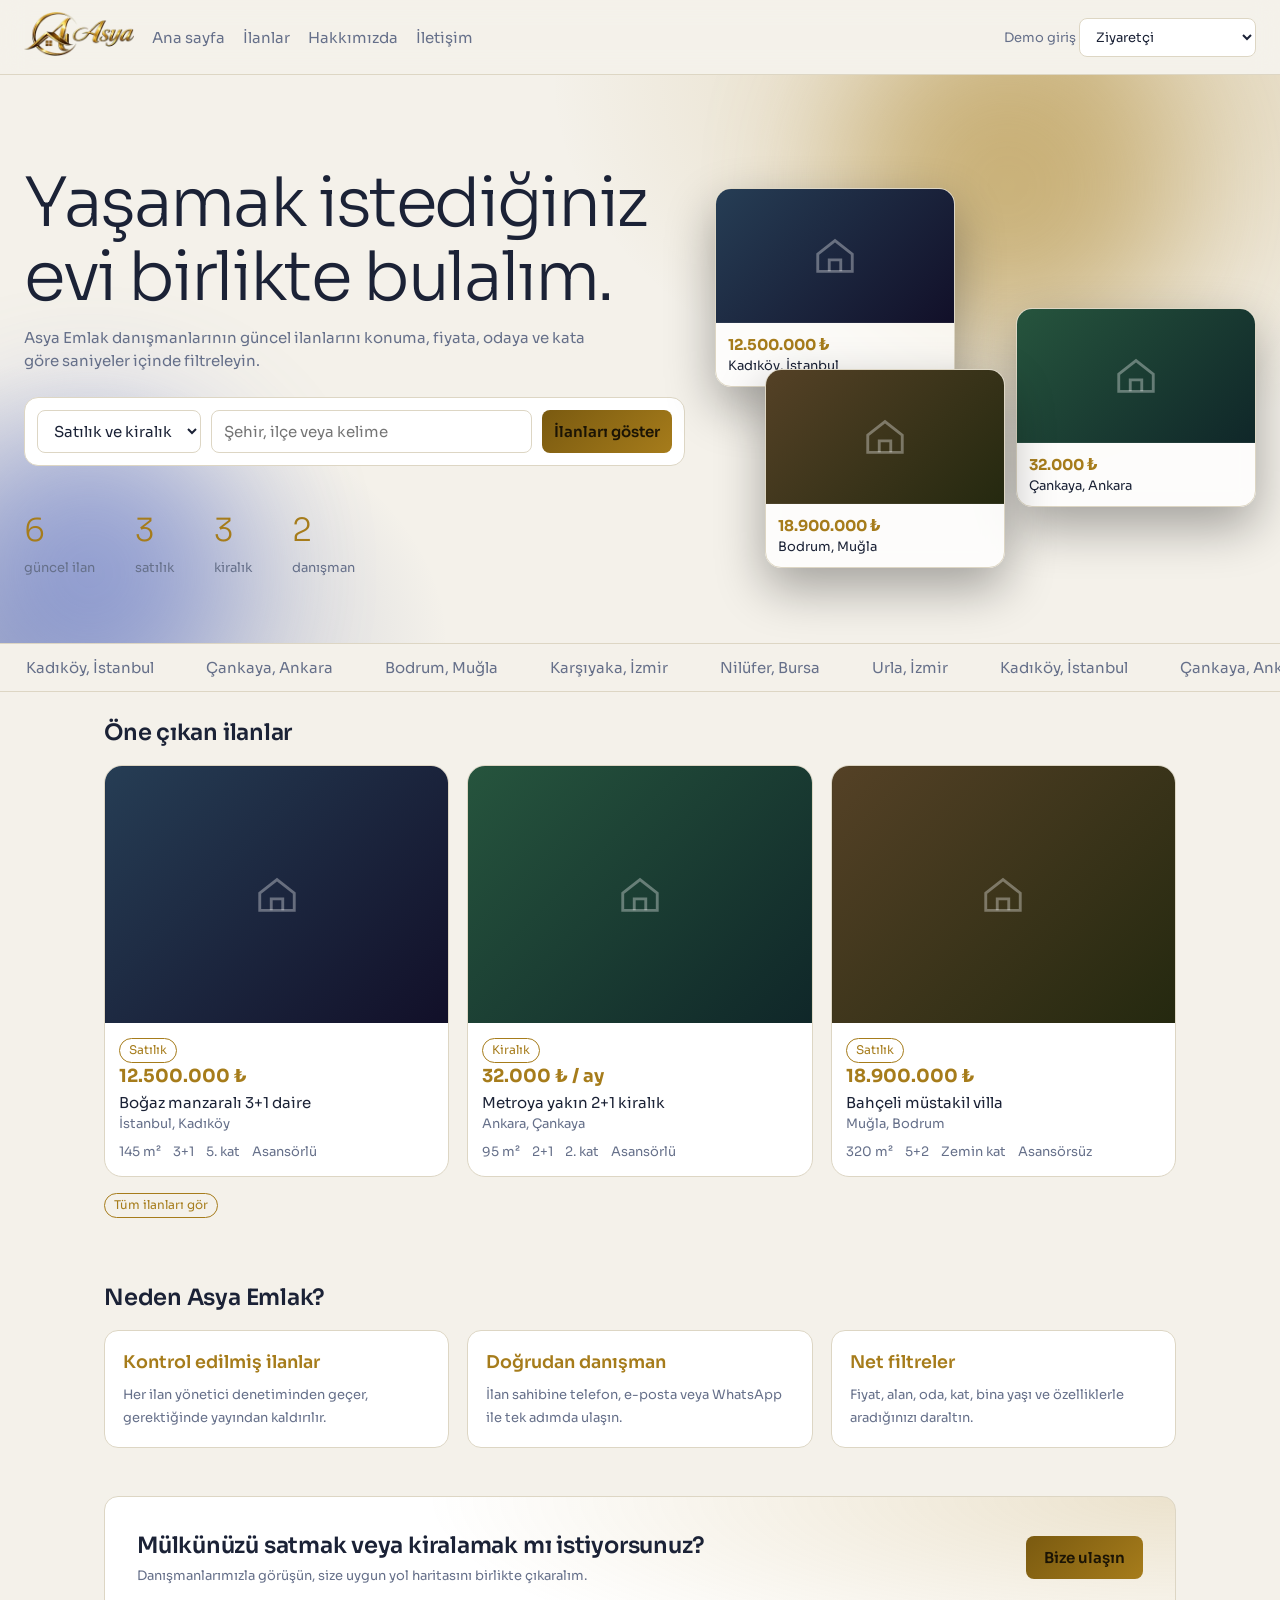
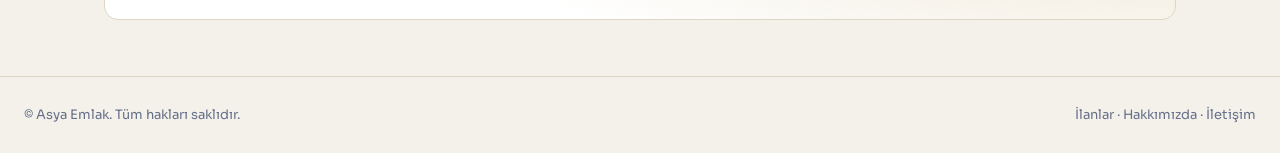
<file: index.html>
<!DOCTYPE html>
<html lang="tr"><head><meta charset="utf-8">
<meta name="viewport" content="width=device-width, initial-scale=1, viewport-fit=cover">
<title>Asya Emlak</title>
<link rel="stylesheet" href="https://fonts.googleapis.com/css2?family=Sora:wght@300;400;600;700&display=swap">
<style>
:root{box-sizing:border-box;padding-top:env(safe-area-inset-top,0px);padding-bottom:env(safe-area-inset-bottom,0px);--bg:#0a0f1c;--pn:#121a2e;--ln:#26324f;--tx:#e9edf5;--mu:#8d98b3;--au:#d9b45a;--au2:#f3dc9a;color-scheme:dark}
@media (prefers-color-scheme:light){:root:not([data-theme="dark"]){--bg:#f4f1ea;--pn:#fff;--ln:#ddd6c4;--tx:#1b2236;--mu:#66708a;--au:#a67c1b;--au2:#7a5a10;color-scheme:light}}
:root[data-theme="dark"]{--bg:#0a0f1c}
*{box-sizing:inherit}html{scroll-padding-top:env(safe-area-inset-top,0px)}
body{margin:0;background:var(--bg);color:var(--tx);font:400 15px/1.55 Sora,system-ui,sans-serif}
a{color:inherit;text-decoration:none}
nav{display:flex;gap:18px;align-items:center;padding:12px 24px;border-bottom:1px solid var(--ln);flex-wrap:wrap;position:sticky;top:env(safe-area-inset-top,0px);background:var(--bg);z-index:5}
nav img{height:44px}nav .sp{flex:1}nav a.l{color:var(--mu)}nav a.l:hover,nav a.on{color:var(--au)}
select,input,textarea,button{font:inherit;color:var(--tx);background:var(--pn);border:1px solid var(--ln);border-radius:8px;padding:9px 12px}
textarea{width:100%;min-height:90px}
button{cursor:pointer}button.pr{background:linear-gradient(135deg,var(--au2),var(--au));color:#1b1405;border:0;font-weight:600}
button.dg{color:#ff8b8b}:focus-visible{outline:2px solid var(--au);outline-offset:2px}
.w{max-width:1120px;margin:0 auto;padding:24px}
.hero{padding:56px 24px 40px;background:linear-gradient(var(--bg),transparent 40%),repeating-linear-gradient(0deg,transparent 0 39px,var(--ln) 39px 40px),repeating-linear-gradient(90deg,transparent 0 39px,var(--ln) 39px 40px);border-bottom:1px solid var(--ln)}
.hero h1{font-size:clamp(30px,5vw,54px);line-height:1.08;margin:0 0 12px;font-weight:700;max-width:14em;letter-spacing:-.02em}
.hero p{color:var(--mu);max-width:38em;margin:0 0 24px}
.sr{display:flex;gap:10px;flex-wrap:wrap;background:var(--pn);border:1px solid var(--ln);padding:12px;border-radius:14px;max-width:760px}
.sr input{flex:1;min-width:140px}
.grid{display:grid;grid-template-columns:repeat(auto-fill,minmax(260px,1fr));gap:18px}
.cd{background:var(--pn);border:1px solid var(--ln);border-radius:14px;overflow:hidden;display:block}
.cd:hover{border-color:var(--au)}.cd .b{padding:14px}
.ph{aspect-ratio:4/3;background:linear-gradient(135deg,hsl(var(--h) 38% 24%),hsl(calc(var(--h) + 35) 45% 11%));background-size:cover;background-position:center;display:grid;place-items:center;color:#ffffff55}
.ph svg{width:46px;height:46px}
.pc{font-weight:700;color:var(--au);font-size:18px}.mu{color:var(--mu);font-size:13px}
.tg{display:inline-block;font-size:12px;padding:2px 9px;border:1px solid var(--au);color:var(--au);border-radius:99px}
.sp2{display:flex;gap:12px;flex-wrap:wrap;margin-top:8px;color:var(--mu);font-size:13px}
.dt{display:grid;grid-template-columns:1.5fr 1fr;gap:24px}@media(max-width:800px){.dt{grid-template-columns:1fr}}
.th{display:flex;gap:8px;margin-top:8px}.th .ph{width:84px;border-radius:8px;cursor:pointer;border:2px solid transparent}.th .ph.a{border-color:var(--au)}
.pn{background:var(--pn);border:1px solid var(--ln);border-radius:14px;padding:18px}
table{width:100%;border-collapse:collapse}td,th{padding:9px 6px;border-bottom:1px solid var(--ln);text-align:left;font-size:14px}
.tw{overflow-x:auto}.fm{display:grid;grid-template-columns:repeat(auto-fit,minmax(180px,1fr));gap:12px;margin-top:12px}.fm label{display:grid;gap:4px;font-size:13px;color:var(--mu)}
.tb{display:flex;gap:8px;margin-bottom:16px}.tb button.on{border-color:var(--au);color:var(--au)}
.ok{position:fixed;bottom:calc(20px + env(safe-area-inset-bottom,0px));left:50%;transform:translateX(-50%);background:var(--au);color:#1b1405;padding:10px 18px;border-radius:99px;font-weight:600}
h2{margin:0 0 14px;font-weight:600;letter-spacing:-.01em}
nav{backdrop-filter:blur(14px);background:color-mix(in srgb,var(--bg) 72%,transparent)}
.hero{position:relative;padding:92px 24px 64px;background:radial-gradient(60% 90% at 85% 0%,color-mix(in srgb,var(--au) 26%,transparent),transparent 70%),radial-gradient(50% 70% at 0% 100%,#3b4f9055,transparent 70%),var(--bg)}
.hero h1{font-size:clamp(34px,6vw,68px);font-weight:300;letter-spacing:-.035em;max-width:13em}
.st{display:flex;gap:40px;margin-top:40px;flex-wrap:wrap}.st b{display:block;font-size:32px;font-weight:300;color:var(--au)}
.cd{border-radius:18px;transition:transform .2s,border-color .2s}.cd:hover{transform:translateY(-3px)}
.ly{display:grid;grid-template-columns:1fr 290px;gap:22px}.fp{position:sticky;top:88px;align-self:start}.fp .fm{margin:0}.fp .fm>*{grid-column:1/-1}
@media(max-width:860px){.ly{grid-template-columns:1fr}.fp{order:-1;position:static}}
.tp{display:flex;justify-content:space-between;align-items:center;margin-bottom:14px}
.rg{display:grid;grid-template-columns:1fr 1fr;gap:8px}.ck{display:flex;gap:8px;flex-wrap:wrap}.ck label{display:flex;flex-direction:row;gap:6px;align-items:center;padding:6px 10px;border:1px solid var(--ln);border-radius:8px;color:var(--tx);cursor:pointer}.ck input{width:auto;padding:0}
.ft{display:grid;grid-template-columns:repeat(auto-fit,minmax(240px,1fr));gap:18px}.ft h3{margin:0 0 6px;color:var(--au);font-weight:600}
.cta{display:flex;justify-content:space-between;align-items:center;gap:16px;flex-wrap:wrap;padding:32px;background:radial-gradient(70% 160% at 100% 0%,color-mix(in srgb,var(--au) 22%,transparent),transparent),var(--pn)}
.cg{display:grid;grid-template-columns:1fr 1.5fr;gap:22px}@media(max-width:800px){.cg{grid-template-columns:1fr}}.mp{width:100%;height:360px;border:0;border-radius:14px;background:var(--pn)}
footer{border-top:1px solid var(--ln);padding:28px 24px;color:var(--mu);font-size:13px;display:flex;gap:20px;flex-wrap:wrap;justify-content:space-between;margin-top:32px}footer a:hover{color:var(--au)}
.fm>*,.fm label{min-width:0}input,select{width:100%;min-width:0}nav select,.sr input,.sr select{width:auto}
.fp h4{margin:16px 0 6px;font-size:13px;color:var(--mu);font-weight:600}.ck label{position:relative}.ck input{position:absolute;opacity:0;pointer-events:none}.ck label:has(input:checked){border-color:var(--au);color:var(--au);background:color-mix(in srgb,var(--au) 12%,transparent)}.ck label:has(input:focus-visible){outline:2px solid var(--au)}
@keyframes fl{50%{transform:translateY(-14px)}}@keyframes dr{50%{transform:translate(30px,-20px) scale(1.15)}}@keyframes mq{to{transform:translateX(-50%)}}
.hero{overflow:hidden}.ob{position:absolute;border-radius:50%;filter:blur(70px);opacity:.45;animation:dr 14s ease-in-out infinite;pointer-events:none}.o1{width:340px;height:340px;background:var(--au);right:8%;top:-60px}.o2{width:300px;height:300px;background:#4a63c9;left:-60px;bottom:-80px;animation-delay:-6s}
.hg{position:relative;z-index:1;display:grid;grid-template-columns:1.1fr .9fr;gap:30px;align-items:center}@media(max-width:860px){.hg{grid-template-columns:1fr}.vis{display:none}}
.vis{position:relative;height:390px}.vc{position:absolute;width:240px;background:color-mix(in srgb,var(--pn) 80%,transparent);backdrop-filter:blur(10px);border:1px solid var(--ln);border-radius:16px;overflow:hidden;animation:fl 6s ease-in-out infinite;box-shadow:0 20px 50px #0005}.vc .b{padding:10px 12px;font-size:13px}.vc .ph{aspect-ratio:16/9}.v1{left:0;top:10px}.v2{right:0;top:130px;animation-delay:-2s}.v3{left:50px;bottom:0;animation-delay:-4s}
.mq{overflow:hidden;border-bottom:1px solid var(--ln);color:var(--mu);padding:12px 0;white-space:nowrap}.mq div{display:inline-block;animation:mq 32s linear infinite}.mq span{margin:0 26px}
.rv{opacity:0;transform:translateY(20px);transition:opacity .7s,transform .7s}.rv.in{opacity:1;transform:none}.cd .ph{transition:transform .5s}.cd:hover .ph{transform:scale(1.06)}
.wz{max-width:560px;margin:0 auto;padding:16px 16px 120px}.pg{height:4px;background:var(--ln);border-radius:4px;overflow:hidden;margin:8px 0 4px}.pg i{display:block;height:100%;background:linear-gradient(90deg,var(--au2),var(--au));transition:width .35s}
.sh{display:flex;justify-content:space-between;align-items:center;font-size:13px;color:var(--mu)}.wz h2{font-size:24px;margin:20px 0 4px}
.chips{display:flex;flex-wrap:wrap;gap:8px}.chip{padding:10px 15px;border-radius:99px;border:1px solid var(--ln);background:var(--pn);font-size:15px}.chip.on{border-color:var(--au);color:var(--au);background:color-mix(in srgb,var(--au) 14%,var(--pn));font-weight:600}
.pb{display:grid;grid-template-columns:1fr 1fr;gap:10px;margin-top:16px}.pb label{position:relative;display:grid;place-items:center;gap:8px;padding:26px 10px;border:1.5px dashed var(--ln);border-radius:16px;background:var(--pn);cursor:pointer;font-weight:600;text-align:center}.pb label:active{border-color:var(--au)}.pb svg{width:34px;height:34px;color:var(--au)}.pb input{position:absolute;opacity:0;width:1px;height:1px}
.tgrid{display:grid;grid-template-columns:repeat(3,1fr);gap:8px;margin-top:14px}.tgrid .t{position:relative;aspect-ratio:1;border-radius:12px;overflow:hidden;background-size:cover;background-position:center;background-color:var(--pn)}.tgrid .t b{position:absolute;left:6px;top:6px;font-size:11px;background:var(--au);color:#1b1405;padding:2px 8px;border-radius:99px}.tgrid .t button{position:absolute;padding:5px 9px;border-radius:99px;background:#000b;color:#fff;border:0;font-size:12px}.t .x{right:6px;top:6px}.t .cv{left:6px;bottom:6px}
.fld{margin-top:20px}.fld>span{display:block;font-size:13px;color:var(--mu);margin-bottom:8px;font-weight:600}.fld input,.fld textarea{font-size:16px;padding:13px 14px;border-radius:12px}
.stp{display:flex;align-items:center;border:1px solid var(--ln);border-radius:12px;overflow:hidden;width:max-content;background:var(--pn)}.stp button{border:0;border-radius:0;width:52px;font-size:22px;padding:8px}.stp output{min-width:84px;text-align:center;font-size:16px}
.bar{position:fixed;left:0;right:0;bottom:0;padding:12px 16px calc(12px + env(safe-area-inset-bottom,0px));background:color-mix(in srgb,var(--bg) 88%,transparent);backdrop-filter:blur(12px);border-top:1px solid var(--ln);display:flex;gap:10px;z-index:6}.bar button{flex:1;padding:15px;font-size:16px;border-radius:12px}.bar .pr{flex:2}
.ml{display:grid;gap:12px;margin-top:14px}.mi{display:flex;gap:12px;align-items:center;background:var(--pn);border:1px solid var(--ln);border-radius:14px;padding:10px}.mi .ph{width:88px;flex:none;border-radius:10px}.mi .in{flex:1;min-width:0}.mi .in>div{white-space:nowrap;overflow:hidden;text-overflow:ellipsis}.mi button{padding:7px 11px;font-size:13px}
.fab{position:fixed;right:16px;bottom:calc(20px + env(safe-area-inset-bottom,0px));padding:16px 22px;border-radius:99px;box-shadow:0 10px 30px #0006;z-index:6;font-size:16px}
.err{color:#ff8b8b;font-size:14px;margin-top:12px;min-height:1.2em}.sum{display:grid;grid-template-columns:auto 1fr;gap:8px 16px;font-size:14px;margin:0}.sum dt{color:var(--mu)}.sum dd{margin:0}
.dbn{display:flex;justify-content:space-between;align-items:center;gap:10px;flex-wrap:wrap;margin-top:12px;border-color:var(--au)}
body:has(.bar) footer{display:none}
@media(max-width:600px){nav{gap:14px;padding:10px 16px;flex-wrap:nowrap;overflow-x:auto;scrollbar-width:none;white-space:nowrap}nav::-webkit-scrollbar{display:none}nav .sp{display:none}nav img{height:32px}nav label.mu{font-size:0}nav label.mu select{font-size:13px;padding:7px 8px}}
@media(prefers-reduced-motion:reduce){*{animation:none!important;transition:none!important}.rv{opacity:1;transform:none}}
.ba{display:inline-block;padding:10px 18px;border-radius:8px;background:linear-gradient(135deg,var(--au2),var(--au));color:#1b1405;font-weight:600}
</style></head><body>
<nav><a href="#ana"><img src="[data-uri]" alt="Asya Emlak"></a><a class="l" href="#ana">Ana sayfa</a><a class="l" href="#ilanlar">İlanlar</a><a class="l" href="#hakkimizda">Hakkımızda</a><a class="l" href="#iletisim">İletişim</a><a class="l" id="pl" href="#panel" hidden>İlanlarım</a><a class="l" id="al" href="#yonetim" hidden>Yönetim</a><a class="l" id="sl" href="#ayarlar" hidden>Site ayarları</a><span class="sp"></span><label class="mu">Demo giriş <select id="rl"><option value="v">Ziyaretçi</option><option value="a">Danışman (Elif Kaya)</option><option value="m">Yönetici</option></select></label></nav>
<main id="app"></main><footer><span>© Asya Emlak. Tüm hakları saklıdır.</span><span><a href="#ilanlar">İlanlar</a> · <a href="#hakkimizda">Hakkımızda</a> · <a href="#iletisim">İletişim</a></span></footer>
<script>
const $=s=>document.querySelector(s),esc=s=>String(s??'').replace(/[&<>"']/g,c=>({'&':'&amp;','<':'&lt;','>':'&gt;','"':'&quot;',"'":'&#39;'}[c]));
const HS='<svg viewBox="0 0 24 24" fill="none" stroke="currentColor" stroke-width="1.5"><path d="M3 11l9-7 9 7v9H3z"/><path d="M9 20v-6h6v6"/></svg>';
let U=[{id:1,ad:'Elif Kaya',tel:'0532 111 22 33',mail:'elif@asyaemlak.example',rol:'Danışman',on:1},{id:2,ad:'Murat Demir',tel:'0533 444 55 66',mail:'murat@asyaemlak.example',rol:'Danışman',on:1},{id:3,ad:'Yönetici',tel:'0530 000 00 00',mail:'admin@asyaemlak.example',rol:'Yönetici',on:1}];
let L=[[1,'Boğaz manzaralı 3+1 daire','Satılık',12500000,'İstanbul','Kadıköy',145,'3+1',1,210],[2,'Metroya yakın 2+1 kiralık','Kiralık',32000,'Ankara','Çankaya',95,'2+1',2,150],[3,'Bahçeli müstakil villa','Satılık',18900000,'Muğla','Bodrum',320,'5+2',1,35],[4,'Yeni binada 1+1 stüdyo','Kiralık',21000,'İzmir','Karşıyaka',55,'1+1',2,280],[5,'Site içinde 4+1 dubleks','Satılık',9800000,'Bursa','Nilüfer',210,'4+1',1,170],[6,'Deniz kenarında 2+1','Kiralık',45000,'İzmir','Urla',110,'2+1',2,320]].map(a=>({id:a[0],t:a[1],tip:a[2],f:a[3],il:a[4],ilce:a[5],m2:a[6],oda:a[7],u:a[8],p:[a[9],a[9]+25,a[9]+50],d:'Geniş ve ferah yaşam alanları, bakımlı bina, ulaşıma yakın konum. Detaylı bilgi ve randevu için danışmanımızla iletişime geçin.',on:1,kat:[5,2,0,3,1,4][a[0]-1],as:[1,1,0,1,0,1][a[0]-1],tur:['Daire','Daire','Villa','Daire','Dubleks','Daire'][a[0]-1],yas:[3,12,2,0,8,5][a[0]-1],oz:[['Balkon','Otopark'],['Balkon'],['Otopark','Güvenlik','Balkon','Havuz'],['Eşyalı','Balkon'],['Otopark','Güvenlik'],['Eşyalı','Balkon','Güvenlik']][a[0]-1]}));
let SS={hero:'Yaşamak istediğiniz evi birlikte bulalım.',sub:'Asya Emlak danışmanlarının güncel ilanlarını konuma, fiyata, odaya ve kata göre saniyeler içinde filtreleyin.',tel:'0532 111 22 33',mail:'info@asyaemlak.example',adr:'Örnek Mah. Cumhuriyet Cd. No:1, İstanbul',saat:'Hafta içi 09:00 - 18:00',hak:'Asya Emlak, alıcı ve kiracıları doğru mülkle buluşturmak için çalışan bir emlak danışmanlığı firmasıdır.\n\nBu metni yönetici olarak Site ayarları sayfasından kendi hikâyenizle değiştirebilirsiniz.'};try{const s=JSON.parse(localStorage.getItem('asya3')||'null');if(s){U=s.U;L=s.L;SS={...SS,...s.SS}}}catch(e){}
const save=()=>{try{localStorage.setItem('asya3',JSON.stringify({U,L,SS}));return 1}catch(e){toast('Kayıt alanı doldu. Bazı fotoğrafları çıkarın.');return 0}};
let role='v',tab='il',edit=null,flt={q:'',tip:'',max:''};
const me=()=>U.find(u=>u.id===1);
const TL=n=>Number(n).toLocaleString('tr-TR')+' ₺';
const ph=(x,c='')=>typeof x==='string'?`<div class="ph ${c}" style="background-image:url(${x})"></div>`:`<div class="ph ${c}" style="--h:${x}">${HS}</div>`;
const toast=m=>{const e=document.createElement('div');e.className='ok';e.textContent=m;document.body.append(e);setTimeout(()=>e.remove(),1800)};
function card(l){return `<a class="cd" href="#ilan-${l.id}">${ph(l.p[0])}<div class="b"><span class="tg">${l.tip}</span><div class="pc">${TL(l.f)}${l.tip=='Kiralık'?' / ay':''}</div><div>${esc(l.t)}</div><div class="mu">${esc(l.il)}, ${esc(l.ilce)}</div><div class="sp2"><span>${l.m2} m²</span>${ARSA(l.tur)?`<span>${esc(l.tur)}</span>`:`<span>${esc(l.oda)}</span><span>${kt(l)}</span><span>${l.as?'Asansörlü':'Asansörsüz'}</span>`}</div></div></a>`}
function oldhome(){const q=flt.q.toLowerCase(),r=L.filter(l=>l.on&&(!flt.tip||l.tip==flt.tip)&&(!flt.max||l.f<=+flt.max)&&(l.il+' '+l.ilce+' '+l.t).toLowerCase().includes(q));
$('#app').innerHTML=`<section class="hero"><div class="w" style="padding:0"><h1>Doğru evi, doğru anda bulun.</h1><p>Asya Emlak danışmanlarının güncel ilanlarını konuma, fiyata ve türe göre saniyeler içinde filtreleyin.</p><form class="sr" id="sf"><select name="tip"><option value="">Satılık ve kiralık</option><option ${flt.tip=='Satılık'?'selected':''}>Satılık</option><option ${flt.tip=='Kiralık'?'selected':''}>Kiralık</option></select><input name="q" placeholder="Şehir, ilçe veya kelime" value="${esc(flt.q)}"><input name="max" type="number" placeholder="En yüksek fiyat (₺)" value="${esc(flt.max)}"><button class="pr">İlan ara</button></form></div></section><div class="w"><h2>${r.length} ilan bulundu</h2>${r.length?`<div class="grid">${r.map(card).join('')}</div>`:'<p class="mu">Bu filtreye uyan ilan yok. Fiyat sınırını yükseltin veya konumu silin.</p>'}</div>`;
$('#sf').onsubmit=e=>{e.preventDefault();const f=new FormData(e.target);flt={q:f.get('q'),tip:f.get('tip'),max:f.get('max')};home()}}
function detail(id){const l=L.find(x=>x.id==id);if(!l||!l.on&&role=='v')return $('#app').innerHTML='<div class="w"><p>İlan bulunamadı.</p><a class="tg" href="#ana">İlanlara dön</a></div>';
const u=U.find(x=>x.id==l.u)||{};let k=0;
const draw=()=>{$('#gm').innerHTML=ph(l.p[k]);$('#gt').innerHTML=l.p.map((x,i)=>ph(x,i==k?'a':'')).join('');[...$('#gt').children].forEach((e,i)=>e.onclick=()=>{k=i;draw()})};
$('#app').innerHTML=`<div class="w"><a class="mu" href="#ilanlar">← Tüm ilanlar</a><div class="dt" style="margin-top:12px"><div><div id="gm"></div><div class="th" id="gt"></div><h2 style="margin-top:18px">${esc(l.t)}</h2><div class="pc" style="font-size:26px">${TL(l.f)}${l.tip=='Kiralık'?' / ay':''}</div><div class="sp2"><span>${esc(l.il)}, ${esc(l.ilce)}</span><span>${l.m2} m²</span><span>${esc(l.oda)}</span><span>${kt(l)}</span><span>${l.as?'Asansörlü':'Asansörsüz'}</span><span>${l.tip}</span><span>${esc(l.tur||'')}</span><span>${l.yas||0} yaşında</span></div><div class="sp2">${(l.oz||[]).map(o=>`<span class="tg">${o}</span>`).join('')}</div><p>${esc(l.d)}</p></div><aside class="pn" style="align-self:start"><div class="mu">İlan sahibi</div><h3 style="margin:4px 0 12px">${esc(u.ad)}</h3><p style="margin:0 0 6px">Telefon: <a href="tel:${esc(u.tel)}">${esc(u.tel)}</a></p><p style="margin:0 0 14px">E-posta: <a href="mailto:${esc(u.mail)}">${esc(u.mail)}</a></p><a href="https://wa.me/90${esc((u.tel||'').replace(/\D/g,'').slice(1))}"><button class="pr" style="width:100%">WhatsApp ile yaz</button></a></aside></div></div>`;draw()}
function form(l){const n=l||{t:'',tip:'Satılık',f:'',il:'',ilce:'',m2:'',oda:'',kat:0,as:1,tur:'Daire',yas:0,oz:[],d:'',p:[]};
return `<div class="pn"><h2>${l?'İlanı düzenle':'Yeni ilan ekle'}</h2><form id="lf"><div class="fm"><label>Başlık<input name="t" required value="${esc(n.t)}"></label><label>Tür<select name="tip"><option ${n.tip=='Satılık'?'selected':''}>Satılık</option><option ${n.tip=='Kiralık'?'selected':''}>Kiralık</option></select></label><label>Fiyat (₺)<input name="f" type="number" required value="${esc(n.f)}"></label><label>Şehir<input name="il" required value="${esc(n.il)}"></label><label>İlçe<input name="ilce" required value="${esc(n.ilce)}"></label><label>m²<input name="m2" type="number" required value="${esc(n.m2)}"></label><label>Oda<input name="oda" placeholder="3+1" value="${esc(n.oda)}"></label><label>Emlak türü<select name="tur">${TUR.map(t=>`<option ${t==n.tur?'selected':''}>${t}</option>`).join('')}</select></label><label>Bina yaşı<input name="yas" type="number" min="0" value="${n.yas||0}"></label><label>Bulunduğu kat<input name="kat" type="number" min="0" value="${n.kat}"></label><label>Asansör<select name="as"><option value="1" ${n.as?'selected':''}>Var</option><option value="0" ${n.as?'':'selected'}>Yok</option></select></label><label>Fotoğraflar<input name="ph" type="file" accept="image/*" multiple></label></div><div class="ck" style="margin:12px 0">${OZ.map(o=>`<label><input type="checkbox" name="oz" value="${o}" ${(n.oz||[]).includes(o)?'checked':''}>${o}</label>`).join('')}</div><label class="mu">Açıklama<textarea name="d">${esc(n.d)}</textarea></label><p><button class="pr">Kaydet</button> ${l?'<button type="button" id="cx">Vazgeç</button>':''}</p></form></div>`}
function bind(){const f=$('#lf');if(!f)return;if($('#cx'))$('#cx').onclick=()=>{edit=null;panel()};
f.onsubmit=async e=>{e.preventDefault();const d=new FormData(f),o=edit?L.find(x=>x.id==edit):{id:Date.now(),u:1,p:[],on:1};
['t','tip','il','ilce','oda','d'].forEach(k=>o[k]=d.get(k));o.f=+d.get('f');o.m2=+d.get('m2');o.kat=+d.get('kat');o.as=+d.get('as');o.tur=d.get('tur');o.yas=+d.get('yas');o.oz=d.getAll('oz');
const fs=[...f.ph.files].slice(0,8);if(fs.length)o.p=await Promise.all(fs.map(x=>new Promise(r=>{const a=new FileReader;a.onload=()=>r(a.result);a.readAsDataURL(x)})));
if(!o.p.length)o.p=[200];if(!edit)L.unshift(o);edit=null;save();toast('İlan kaydedildi');panel()}}
function oldpanel(){if(role=='v')return $('#app').innerHTML='<div class="w"><p>Bu sayfa için giriş gerekir. Üstteki menüden Danışman veya Yönetici seçin.</p></div>';
const m=L.filter(l=>l.u==1);$('#app').innerHTML=`<div class="w"><h2>İlanlarım</h2>${form(edit?L.find(x=>x.id==edit):null)}<div class="pn tw" style="margin-top:18px"><table><tr><th>İlan</th><th>Fiyat</th><th>Durum</th><th></th></tr>${m.map(l=>`<tr><td><a href="#ilan-${l.id}">${esc(l.t)}</a></td><td>${TL(l.f)}</td><td>${l.on?'Yayında':'Gizli'}</td><td><button data-e="${l.id}">Düzenle</button> <button class="dg" data-d="${l.id}">Sil</button></td></tr>`).join('')||'<tr><td colspan=4 class="mu">Henüz ilanınız yok. Yukarıdaki formdan ilk ilanı ekleyin.</td></tr>'}</table></div></div>`;
document.querySelectorAll('[data-e]').forEach(b=>b.onclick=()=>{edit=+b.dataset.e;panel();scrollTo(0,0)});
document.querySelectorAll('[data-d]').forEach(b=>b.onclick=()=>{L=L.filter(x=>x.id!=b.dataset.d);save();panel()});bind()}
function admin(){if(role!='m')return $('#app').innerHTML='<div class="w"><p>Bu sayfa yalnızca yöneticiler içindir.</p></div>';
const ul=`<table><tr><th>Ad</th><th>Rol</th><th>Telefon</th><th>Durum</th></tr>${U.map(u=>`<tr><td>${esc(u.ad)}</td><td>${u.rol}</td><td>${esc(u.tel)}</td><td><button data-u="${u.id}">${u.on?'Aktif · Devre dışı bırak':'Pasif · Etkinleştir'}</button></td></tr>`).join('')}</table><form id="uf" class="fm"><input name="ad" placeholder="Yeni danışman adı" required><input name="tel" placeholder="Telefon" required><input name="mail" type="email" placeholder="E-posta" required><button class="pr">Danışman ekle</button></form>`;
const il=`<table><tr><th>İlan</th><th>Sahip</th><th>Fiyat</th><th></th></tr>${L.map(l=>`<tr><td><a href="#ilan-${l.id}">${esc(l.t)}</a></td><td>${esc((U.find(u=>u.id==l.u)||{}).ad)}</td><td>${TL(l.f)}</td><td><button data-v="${l.id}">${l.on?'Yayından kaldır':'Yayınla'}</button> <button class="dg" data-x="${l.id}">Sil</button></td></tr>`).join('')}</table>`;
$('#app').innerHTML=`<div class="w"><h2>Yönetim</h2><div class="tb"><button class="${tab=='il'?'on':''}" data-t="il">İlanlar (${L.length})</button><button class="${tab=='us'?'on':''}" data-t="us">Kullanıcılar (${U.length})</button></div><div class="pn tw">${tab=='il'?il:ul}</div></div>`;
document.querySelectorAll('[data-t]').forEach(b=>b.onclick=()=>{tab=b.dataset.t;admin()});
document.querySelectorAll('[data-u]').forEach(b=>b.onclick=()=>{const u=U.find(x=>x.id==b.dataset.u);u.on=u.on?0:1;save();admin()});
document.querySelectorAll('[data-v]').forEach(b=>b.onclick=()=>{const l=L.find(x=>x.id==b.dataset.v);l.on=l.on?0:1;save();admin()});
document.querySelectorAll('[data-x]').forEach(b=>b.onclick=()=>{L=L.filter(x=>x.id!=b.dataset.x);save();admin()});
if($('#uf'))$('#uf').onsubmit=e=>{e.preventDefault();const f=new FormData(e.target);U.push({id:Date.now(),ad:f.get('ad'),tel:f.get('tel'),mail:f.get('mail'),rol:'Danışman',on:1});save();toast('Danışman eklendi');admin()}}
function route(){const h=cur;$('#pl').hidden=role=='v';$('#al').hidden=$('#sl').hidden=role!='m';
if(h.startsWith('ilan-'))detail(h.slice(5));else if(h=='panel')panel();else if(h=='yonetim')admin();else if(h=='ayarlar')settings();else if(h=='ilanlar')ilanlar();else if(h=='hakkimizda')about();else if(h=='iletisim')contact();else home();scrollTo(0,0)}
const ADR='Örnek Mah. Cumhuriyet Cd. No:1, İstanbul',TEL='0532 111 22 33',EM='info@asyaemlak.example';
let F={tip:'',q:'',pmin:'',pmax:'',amin:'',amax:'',oda:[],kat:'',as:'',s:''};
const kt=l=>l.kat<=0?'Zemin kat':l.kat+'. kat',S=(a,b)=>a===b?'selected':'';
function filt(){const q=F.q.toLowerCase();const r=L.filter(l=>l.on&&(!F.tip||l.tip==F.tip)&&(!F.pmin||l.f>=+F.pmin)&&(!F.pmax||l.f<=+F.pmax)&&(!F.amin||l.m2>=+F.amin)&&(!F.amax||l.m2<=+F.amax)&&(!F.oda.length||F.oda.includes(String(Math.min(parseInt(l.oda)||0,4))))&&(!F.kat||(F.kat=='z'?l.kat<=0:F.kat=='1'?l.kat>=1&&l.kat<=3:l.kat>=4))&&(F.as===''||String(l.as)===F.as)&&(l.il+' '+l.ilce+' '+l.t).toLowerCase().includes(q));if(F.s=='pa')r.sort((a,b)=>a.f-b.f);if(F.s=='pd')r.sort((a,b)=>b.f-a.f);if(F.s=='m')r.sort((a,b)=>b.m2-a.m2);return r}
function rs(){const r=filt();$('#rs').innerHTML=`<div class="tp"><span class="mu">${r.length} ilan bulundu</span><select id="so">${[['','En yeni'],['pa','Fiyat: artan'],['pd','Fiyat: azalan'],['m','m²: büyükten küçüğe']].map(o=>`<option value="${o[0]}" ${S(F.s,o[0])}>${o[1]}</option>`).join('')}</select></div>${r.length?`<div class="grid">${r.map(card).join('')}</div>`:'<p class="mu">Filtreye uyan ilan yok. Fiyat veya m² aralığını genişletin.</p>'}`;$('#so').onchange=e=>{F.s=e.target.value;rs()}}
function ilanlar(){const rg=(a,b,p)=>`<span class="rg"><input name="${a}" type="number" placeholder="En az" value="${esc(F[a])}"><input name="${b}" type="number" placeholder="En çok" value="${esc(F[b])}"></span>`;
$('#app').innerHTML=`<div class="w"><h2>İlanlar</h2><div class="ly"><div id="rs"></div><aside class="pn fp"><form id="ff" class="fm"><label>Tür<select name="tip"><option value="">Satılık ve kiralık</option><option ${S(F.tip,'Satılık')}>Satılık</option><option ${S(F.tip,'Kiralık')}>Kiralık</option></select></label><label>Konum veya kelime<input name="q" value="${esc(F.q)}"></label><label>Fiyat (₺)${rg('pmin','pmax')}</label><label>Alan (m²)${rg('amin','amax')}</label><div><span class="mu">Oda sayısı</span><span class="ck">${[['1','1+1'],['2','2+1'],['3','3+1'],['4','4+ ve üzeri']].map(o=>`<label><input type="checkbox" name="oda" value="${o[0]}" ${F.oda.includes(o[0])?'checked':''}>${o[1]}</label>`).join('')}</span></div><label>Bulunduğu kat<select name="kat">${[['','Fark etmez'],['z','Zemin / giriş'],['1','1-3. kat'],['4','4. kat ve üzeri']].map(o=>`<option value="${o[0]}" ${S(F.kat,o[0])}>${o[1]}</option>`).join('')}</select></label><label>Asansör<select name="as"><option value="">Fark etmez</option><option value="1" ${S(F.as,'1')}>Var</option><option value="0" ${S(F.as,'0')}>Yok</option></select></label><button type="button" id="fc">Filtreleri temizle</button></form></aside></div></div>`;
const f=$('#ff');f.oninput=f.onchange=()=>{const d=new FormData(f);F={...F,tip:d.get('tip'),q:d.get('q'),pmin:d.get('pmin'),pmax:d.get('pmax'),amin:d.get('amin'),amax:d.get('amax'),oda:d.getAll('oda'),kat:d.get('kat'),as:d.get('as')};rs()};
$('#fc').onclick=()=>{F={tip:'',q:'',pmin:'',pmax:'',amin:'',amax:'',oda:[],kat:'',as:'',s:F.s};ilanlar()};rs()}
function home(){const a=L.filter(l=>l.on),n=(t,v)=>`<div><b>${v}</b><span class="mu">${t}</span></div>`;
$('#app').innerHTML=`<section class="hero"><div class="w" style="padding:0"><h1>Yaşamak istediğiniz evi birlikte bulalım.</h1><p>Asya Emlak danışmanlarının güncel ilanlarını konuma, fiyata, odaya ve kata göre saniyeler içinde filtreleyin.</p><form class="sr" id="hs"><select name="tip"><option value="">Satılık ve kiralık</option><option>Satılık</option><option>Kiralık</option></select><input name="q" placeholder="Şehir, ilçe veya kelime"><button class="pr">İlanları göster</button></form><div class="st">${n('güncel ilan',a.length)}${n('satılık',a.filter(l=>l.tip=='Satılık').length)}${n('kiralık',a.filter(l=>l.tip=='Kiralık').length)}${n('danışman',U.filter(u=>u.rol=='Danışman'&&u.on).length)}</div></div></section><div class="w"><h2>Öne çıkan ilanlar</h2><div class="grid">${a.slice(0,3).map(card).join('')}</div><p><a class="tg" href="#ilanlar">Tüm ilanları gör</a></p></div><div class="w"><h2>Neden Asya Emlak?</h2><div class="ft"><div class="pn"><h3>Kontrol edilmiş ilanlar</h3><span class="mu">Her ilan yayına girmeden önce yönetici onayından geçer.</span></div><div class="pn"><h3>Doğrudan danışman</h3><span class="mu">İlan sahibine telefon, e-posta veya WhatsApp ile tek adımda ulaşın.</span></div><div class="pn"><h3>Net filtreler</h3><span class="mu">Fiyat, alan, oda, kat ve asansör bilgisiyle aradığınızı hızla daraltın.</span></div></div></div><div class="w"><div class="pn cta"><div><h2 style="margin:0">Mülkünüzü satmak veya kiralamak mı istiyorsunuz?</h2><span class="mu">Danışmanlarımızla görüşün, size uygun yol haritasını birlikte çıkaralım.</span></div><a class="ba" href="#iletisim">Bize ulaşın</a></div></div>`;
$('#hs').onsubmit=e=>{e.preventDefault();const d=new FormData(e.target);F={...F,tip:d.get('tip'),q:d.get('q')};go('#ilanlar')}}
function about(){$('#app').innerHTML=`<div class="w"><h2>Hakkımızda</h2><div class="cg"><div class="pn"><h3 style="margin-top:0;color:var(--au)">Biz kimiz?</h3><p>Asya Emlak, alıcı ve kiracıları doğru mülkle buluşturmak için çalışan bir emlak danışmanlığı firmasıdır. Bu metni firmanızın gerçek hikâyesiyle değiştireceğiz.</p><p>Kuruluş yılı, hizmet bölgesi ve ekip bilgilerinizi paylaştığınızda bu sayfayı tamamlarız.</p></div><div class="ft"><div class="pn"><h3>Satılık ve kiralık</h3><span class="mu">Konut, işyeri ve arsa ilanlarında danışmanlık.</span></div><div class="pn"><h3>Şeffaf süreç</h3><span class="mu">Fiyat, alan ve bina bilgileri ilanda açıkça yer alır.</span></div><div class="pn"><h3>Yakın ilgi</h3><span class="mu">Her ilanın bir danışmanı vardır ve doğrudan ulaşılabilir.</span></div></div></div></div>`}
function contact(){$('#app').innerHTML=`<div class="w"><h2>İletişim</h2><div class="cg"><div class="pn"><p class="mu" style="margin:0">Telefon</p><p style="margin:0 0 14px"><a href="tel:${TEL}">${TEL}</a></p><p class="mu" style="margin:0">E-posta</p><p style="margin:0 0 14px"><a href="mailto:${EM}">${EM}</a></p><p class="mu" style="margin:0">Adres</p><p style="margin:0 0 18px">${ADR}</p><a class="ba" href="https://www.google.com/maps/search/?api=1&query=${encodeURIComponent(ADR)}" target="_blank" rel="noopener">Google Haritalar'da aç</a></div><iframe class="mp" title="Asya Emlak konumu" loading="lazy" src="https://www.google.com/maps?q=${encodeURIComponent(ADR)}&output=embed"></iframe></div></div>`}
const TUR=['Daire','Dubleks','Villa','Müstakil','İşyeri','Arsa'],OZ=['Balkon','Otopark','Eşyalı','Güvenlik','Havuz'];
const R=()=>{F={tip:'',q:'',pmin:'',pmax:'',amin:'',amax:'',oda:[],kat:'',as:'',s:F.s,tur:'',yas:'',oz:[],il:''}};
function filt(){const q=F.q.toLowerCase(),oz=F.oz||[];const r=L.filter(l=>l.on&&(!F.tip||l.tip==F.tip)&&(!F.il||l.il==F.il)&&(!F.tur||l.tur==F.tur)&&(!F.pmin||l.f>=+F.pmin)&&(!F.pmax||l.f<=+F.pmax)&&(!F.amin||l.m2>=+F.amin)&&(!F.amax||l.m2<=+F.amax)&&(!F.oda.length||F.oda.includes(String(Math.min(parseInt(l.oda)||0,4))))&&(!F.kat||(F.kat=='z'?l.kat<=0:F.kat=='1'?l.kat>=1&&l.kat<=3:l.kat>=4))&&(!F.yas||(F.yas=='0'?l.yas<=5:F.yas=='1'?l.yas>5&&l.yas<=15:l.yas>15))&&(F.as===''||String(l.as)===F.as)&&oz.every(o=>(l.oz||[]).includes(o))&&(l.il+' '+l.ilce+' '+l.t).toLowerCase().includes(q));if(F.s=='pa')r.sort((a,b)=>a.f-b.f);if(F.s=='pd')r.sort((a,b)=>b.f-a.f);if(F.s=='m')r.sort((a,b)=>b.m2-a.m2);return r}
const opt=(a,v)=>a.map(o=>`<option value="${o[0]}" ${S(v,o[0])}>${o[1]}</option>`).join(''),chk=(n,a,v)=>`<span class="ck">${a.map(o=>`<label><input type="checkbox" name="${n}" value="${o[0]}" ${(v||[]).includes(o[0])?'checked':''}>${o[1]}</label>`).join('')}</span>`;
function ilanlar(){const rg=(a,b,u)=>`<span class="rg"><input name="${a}" type="number" min="0" placeholder="En az" value="${esc(F[a])}"><input name="${b}" type="number" min="0" placeholder="En çok" value="${esc(F[b])}"></span>`,ils=[...new Set(L.map(l=>l.il))].sort().map(x=>[x,x]);
$('#app').innerHTML=`<div class="w"><h2>İlanlar</h2><div class="ly"><div id="rs"></div><aside class="pn fp"><form id="ff"><h4 style="margin-top:0">İlan tipi</h4>${chk('tip',[['Satılık','Satılık'],['Kiralık','Kiralık']],[F.tip])}<h4>Emlak türü</h4><select name="tur">${opt([['','Tümü'],...TUR.map(t=>[t,t])],F.tur)}</select><h4>Konum</h4><select name="il">${opt([['','Tüm şehirler'],...ils],F.il)}</select><input name="q" placeholder="İlçe veya kelime" value="${esc(F.q)}" style="margin-top:8px"><h4>Fiyat aralığı (₺)</h4>${rg('pmin','pmax')}<h4>Brüt alan (m²)</h4>${rg('amin','amax')}<h4>Oda sayısı</h4>${chk('oda',[['1','1+1'],['2','2+1'],['3','3+1'],['4','4+']],F.oda)}<h4>Bina yaşı</h4><select name="yas">${opt([['','Fark etmez'],['0','0 - 5 yaş'],['1','6 - 15 yaş'],['2','16 ve üzeri']],F.yas)}</select><h4>Bulunduğu kat</h4><select name="kat">${opt([['','Fark etmez'],['z','Zemin / giriş'],['1','1 - 3. kat'],['4','4. kat ve üzeri']],F.kat)}</select><h4>Asansör</h4><select name="as">${opt([['','Fark etmez'],['1','Var'],['0','Yok']],F.as)}</select><h4>Özellikler</h4>${chk('oz',OZ.map(o=>[o,o]),F.oz)}<button type="button" id="fc" style="width:100%;margin-top:18px">Filtreleri temizle</button></form></aside></div></div>`;
const f=$('#ff');f.oninput=f.onchange=()=>{const d=new FormData(f),t=d.getAll('tip');F={...F,tip:t.length==1?t[0]:'',tur:d.get('tur'),il:d.get('il'),q:d.get('q'),pmin:d.get('pmin'),pmax:d.get('pmax'),amin:d.get('amin'),amax:d.get('amax'),oda:d.getAll('oda'),yas:d.get('yas'),kat:d.get('kat'),as:d.get('as'),oz:d.getAll('oz')};rs()};$('#fc').onclick=()=>{R();ilanlar()};rs()}
const io=new IntersectionObserver(es=>es.forEach(x=>{if(x.isIntersecting){x.target.classList.add('in');io.unobserve(x.target)}}),{threshold:.12}),rv=()=>document.querySelectorAll('.rv').forEach(e=>io.observe(e)),cu=()=>document.querySelectorAll('[data-n]').forEach(e=>{const t=+e.dataset.n;let i=0;const s=()=>{e.textContent=Math.round(t*++i/36);if(i<36)requestAnimationFrame(s)};s()});
function home(){const a=L.filter(l=>l.on),n=(t,v)=>`<div><b data-n="${v}">0</b><span class="mu">${t}</span></div>`,vc=(c,l)=>l?`<div class="vc ${c}">${ph(l.p[0])}<div class="b"><b class="pc" style="font-size:15px">${TL(l.f)}</b><br>${esc(l.ilce)}, ${esc(l.il)}</div></div>`:'',ds=[...new Set(L.map(l=>l.ilce+', '+l.il))].map(x=>`<span>${esc(x)}</span>`).join('');
$('#app').innerHTML=`<section class="hero"><i class="ob o1"></i><i class="ob o2"></i><div class="hg"><div><h1>${esc(SS.hero)}</h1><p>${esc(SS.sub)}</p><form class="sr" id="hs"><select name="tip"><option value="">Satılık ve kiralık</option><option>Satılık</option><option>Kiralık</option></select><input name="q" placeholder="Şehir, ilçe veya kelime"><button class="pr">İlanları göster</button></form><div class="st">${n('güncel ilan',a.length)}${n('satılık',a.filter(l=>l.tip=='Satılık').length)}${n('kiralık',a.filter(l=>l.tip=='Kiralık').length)}${n('danışman',U.filter(u=>u.rol=='Danışman'&&u.on).length)}</div></div><div class="vis">${vc('v1',a[0])}${vc('v2',a[1])}${vc('v3',a[2])}</div></div></section><div class="mq"><div>${ds}${ds}</div></div><div class="w rv"><h2>Öne çıkan ilanlar</h2><div class="grid">${a.slice(0,3).map(card).join('')}</div><p><a class="tg" href="#ilanlar">Tüm ilanları gör</a></p></div><div class="w rv"><h2>Neden Asya Emlak?</h2><div class="ft"><div class="pn"><h3>Kontrol edilmiş ilanlar</h3><span class="mu">Her ilan yönetici denetiminden geçer, gerektiğinde yayından kaldırılır.</span></div><div class="pn"><h3>Doğrudan danışman</h3><span class="mu">İlan sahibine telefon, e-posta veya WhatsApp ile tek adımda ulaşın.</span></div><div class="pn"><h3>Net filtreler</h3><span class="mu">Fiyat, alan, oda, kat, bina yaşı ve özelliklerle aradığınızı daraltın.</span></div></div></div><div class="w rv"><div class="pn cta"><div><h2 style="margin:0">Mülkünüzü satmak veya kiralamak mı istiyorsunuz?</h2><span class="mu">Danışmanlarımızla görüşün, size uygun yol haritasını birlikte çıkaralım.</span></div><a class="ba" href="#iletisim">Bize ulaşın</a></div></div>`;
$('#hs').onsubmit=e=>{e.preventDefault();const d=new FormData(e.target);R();F.tip=d.get('tip');F.q=d.get('q');go('#ilanlar')};rv();cu()}
function about(){$('#app').innerHTML=`<div class="w"><h2>Hakkımızda</h2><div class="pn" style="max-width:760px">${SS.hak.split(/\n\s*\n/).map(p=>`<p>${esc(p)}</p>`).join('')}</div></div>`}
function contact(){$('#app').innerHTML=`<div class="w"><h2>İletişim</h2><div class="cg"><div class="pn"><p class="mu" style="margin:0">Telefon</p><p style="margin:0 0 14px"><a href="tel:${esc(SS.tel)}">${esc(SS.tel)}</a></p><p class="mu" style="margin:0">E-posta</p><p style="margin:0 0 14px"><a href="mailto:${esc(SS.mail)}">${esc(SS.mail)}</a></p><p class="mu" style="margin:0">Adres</p><p style="margin:0 0 14px">${esc(SS.adr)}</p><p class="mu" style="margin:0">Çalışma saatleri</p><p style="margin:0 0 18px">${esc(SS.saat)}</p><a class="ba" href="https://www.google.com/maps/search/?api=1&query=${encodeURIComponent(SS.adr)}" target="_blank" rel="noopener">Google Haritalar'da aç</a></div><iframe class="mp" title="Konum" loading="lazy" src="https://www.google.com/maps?q=${encodeURIComponent(SS.adr)}&output=embed"></iframe></div></div>`}
function settings(){if(role!='m')return $('#app').innerHTML='<div class="w"><p>Bu sayfa yalnızca yöneticiler içindir.</p></div>';const f=(k,l)=>`<label>${l}<input name="${k}" value="${esc(SS[k])}"></label>`;
$('#app').innerHTML=`<div class="w"><h2>Site ayarları</h2><div class="pn"><form id="sf2"><div class="fm">${f('hero','Ana sayfa başlığı')}${f('sub','Ana sayfa alt metni')}${f('tel','Telefon')}${f('mail','E-posta')}${f('adr','Adres (haritada gösterilir)')}${f('saat','Çalışma saatleri')}</div><label class="mu" style="display:grid;gap:4px;margin-top:12px">Hakkımızda metni (paragraflar arasında boş satır bırakın)<textarea name="hak" style="min-height:160px">${esc(SS.hak)}</textarea></label><p><button class="pr">Kaydet</button></p></form></div></div>`;
$('#sf2').onsubmit=e=>{e.preventDefault();const d=new FormData(e.target);Object.keys(SS).forEach(k=>SS[k]=d.get(k));save();toast('Ayarlar kaydedildi')}}
const CAM='<svg viewBox="0 0 24 24" fill="none" stroke="currentColor" stroke-width="1.6"><path d="M4 8h3l2-3h6l2 3h3v11H4z"/><circle cx="12" cy="13" r="3.5"/></svg>',GAL='<svg viewBox="0 0 24 24" fill="none" stroke="currentColor" stroke-width="1.6"><rect x="3" y="4" width="18" height="16" rx="2"/><circle cx="9" cy="10" r="2"/><path d="M21 16l-5-5-9 9"/></svg>';
const ARSA=t=>t=='Tarla'||t=='Parsel',STEPS=['Başlık','Fotoğraflar','Bilgiler','Açıklama'],WT=['Daire','Müstakil','Villa','Dubleks','Tarla','Parsel'];
let W=null,ws=0;
const blank=()=>({t:'',tip:'Satılık',tur:'Daire',p:[],f:'',m2:'',il:'',ilce:'',oda:'2+1',kat:1,yas:0,as:1,oz:[],d:''});
const gd=()=>{try{return JSON.parse(localStorage.getItem('asya-draft')||'null')}catch(e){return null}},draft=()=>{try{localStorage.setItem('asya-draft',JSON.stringify({W,ws}))}catch(e){}},nod=()=>{try{localStorage.removeItem('asya-draft')}catch(e){}};
const shrink=f=>new Promise(r=>{const fr=new FileReader;fr.onload=()=>{const im=new Image;im.onload=()=>{const k=Math.min(1,1280/Math.max(im.width,im.height)),c=document.createElement('canvas');c.width=Math.round(im.width*k);c.height=Math.round(im.height*k);c.getContext('2d').drawImage(im,0,0,c.width,c.height);r(c.toDataURL('image/jpeg',.78))};im.onerror=()=>r(null);im.src=fr.result};fr.onerror=()=>r(null);fr.readAsDataURL(f)});
const ch=(k,a)=>`<div class="chips">${a.map(v=>`<button type="button" class="chip ${W[k]==v?'on':''}" data-k="${k}" data-v="${esc(v)}">${esc(v)}</button>`).join('')}</div>`;
const kv=(k,v)=>k=='kat'?(v<0?'Bodrum '+(-v):v==0?'Zemin':v+'. kat'):v==0?'Yeni':v+' yaş';
const stp=(k,a,b)=>`<div class="stp"><button type="button" data-sk="${k}" data-sd="-1" data-a="${a}" data-b="${b}" aria-label="Azalt">−</button><output id="o-${k}">${kv(k,W[k])}</output><button type="button" data-sk="${k}" data-sd="1" data-a="${a}" data-b="${b}" aria-label="Arttır">+</button></div>`;
const wsync=()=>{const g=i=>document.getElementById(i);if(g('w-t'))W.t=g('w-t').value;if(g('w-f'))W.f=+g('w-f').value.replace(/\D/g,'')||'';if(g('w-m2'))W.m2=+g('w-m2').value.replace(/\D/g,'')||'';if(g('w-il'))W.il=g('w-il').value.trim();if(g('w-ilce'))W.ilce=g('w-ilce').value.trim();if(g('w-d'))W.d=g('w-d').value};
function panel(){if(role=='v')return $('#app').innerHTML='<div class="w"><p>Bu sayfa için giriş gerekir. Üstteki menüden Danışman veya Yönetici seçin.</p></div>';if(W)return wiz();
const m=L.filter(l=>l.u==1),dr=gd();
$('#app').innerHTML=`<div class="wz"><h2>İlanlarım</h2><span class="mu">${m.length} ilan · ${m.filter(l=>l.on).length} yayında</span>${dr&&dr.W?`<div class="pn dbn"><span>Yarım kalan ilan: <b>${esc(dr.W.t||'Başlıksız')}</b></span><span><button id="dg" class="pr">Devam et</button> <button id="dx" class="dg">Sil</button></span></div>`:''}<div class="ml">${m.map(l=>`<div class="mi">${ph(l.p[0])}<div class="in"><div><b>${esc(l.t)}</b></div><div class="pc" style="font-size:15px">${TL(l.f)}</div><div class="mu">${esc(l.ilce)}, ${esc(l.il)} · ${l.on?'Yayında':'Gizli'}</div><div style="display:flex;gap:6px;margin-top:8px"><button data-e="${l.id}">Düzenle</button><button data-g="${l.id}">Gör</button><button class="dg" data-d="${l.id}">Sil</button></div></div></div>`).join('')||'<div class="pn mu">Henüz ilanınız yok. Sağ alttaki butonla ilk ilanınızı ekleyin.</div>'}</div></div><button class="pr fab" id="nw">+ Yeni ilan</button>`;
$('#nw').onclick=()=>{W=blank();ws=0;wiz()};
if($('#dg'))$('#dg').onclick=()=>{W=dr.W;ws=dr.ws||0;wiz()};if($('#dx'))$('#dx').onclick=()=>{nod();panel()};
document.querySelectorAll('[data-e]').forEach(b=>b.onclick=()=>{const l=L.find(x=>x.id==b.dataset.e);W={...blank(),...JSON.parse(JSON.stringify(l)),_edit:l.id};W.p=W.p.filter(x=>typeof x=='string');ws=0;wiz()});
document.querySelectorAll('[data-g]').forEach(b=>b.onclick=()=>go('#ilan-'+b.dataset.g));
document.querySelectorAll('[data-d]').forEach(b=>b.onclick=()=>{if(!confirm('Bu ilan silinsin mi?'))return;L=L.filter(x=>x.id!=b.dataset.d);save();panel()})}
function wiz(){const s=ws,ar=ARSA(W.tur);let body='';
if(s==0)body=`<h2>İlan başlığı</h2><p class="mu" style="margin:0">Kısa ve dikkat çekici olsun. Örnek: Deniz manzaralı 3+1 daire</p><div class="fld"><input id="w-t" maxlength="80" placeholder="İlan başlığı" value="${esc(W.t)}" enterkeyhint="next"><div class="mu" style="text-align:right;font-size:12px;margin-top:4px"><span id="w-c">${W.t.length}</span>/80</div></div><div class="fld"><span>İlan tipi</span>${ch('tip',['Satılık','Kiralık'])}</div>`;
if(s==1)body=`<h2>Fotoğraflar</h2><p class="mu" style="margin:0">En fazla 15 fotoğraf. İlk fotoğraf vitrin görseli olur.</p><div class="pb"><label>${CAM}Kamerayla çek<input type="file" accept="image/*" capture="environment" id="w-cam"></label><label>${GAL}Galeriden seç<input type="file" accept="image/*" multiple id="w-gal"></label></div><div id="w-st" class="mu" style="margin-top:12px">${W.p.length} / 15 fotoğraf</div><div class="tgrid">${W.p.map((x,i)=>`<div class="t" style="background-image:url(${x})">${i==0?'<b>Vitrin</b>':''}<button type="button" class="x" data-rm="${i}" aria-label="Fotoğrafı kaldır">✕</button>${i?`<button type="button" class="cv" data-cv="${i}">Vitrin yap</button>`:''}</div>`).join('')}</div>`;
if(s==2)body=`<h2>İlan bilgileri</h2><div class="fld"><span>Emlak türü</span>${ch('tur',WT)}</div><div class="fld"><span>Fiyat (₺)${W.tip=='Kiralık'?' / aylık':''}</span><input id="w-f" inputmode="numeric" placeholder="Örn. 2.500.000" value="${W.f?Number(W.f).toLocaleString('tr-TR'):''}"></div><div class="fld"><span>${ar?'Arsa alanı':'Brüt alan'} (m²)</span><input id="w-m2" inputmode="numeric" placeholder="Örn. 120" value="${W.m2}"></div><div class="fld"><span>Konum</span><div class="rg"><input id="w-il" placeholder="Şehir" list="w-ils" value="${esc(W.il)}"><input id="w-ilce" placeholder="İlçe" value="${esc(W.ilce)}"></div><datalist id="w-ils">${[...new Set(['Antalya','İstanbul','Ankara','İzmir','Bursa','Muğla','Mersin','Aydın',...L.map(l=>l.il)])].map(x=>`<option value="${esc(x)}">`).join('')}</datalist></div>`+(ar?'':`<div class="fld"><span>Oda sayısı</span>${ch('oda',['1+0','1+1','2+1','3+1','4+1','5+1'])}</div><div class="fld"><span>Bulunduğu kat</span>${stp('kat',-2,60)}</div><div class="fld"><span>Bina yaşı</span>${stp('yas',0,100)}</div><div class="fld"><span>Asansör</span><div class="chips"><button type="button" class="chip ${W.as?'on':''}" data-as="1">Var</button><button type="button" class="chip ${W.as?'':'on'}" data-as="0">Yok</button></div></div><div class="fld"><span>Özellikler</span><div class="chips">${OZ.map(o=>`<button type="button" class="chip ${W.oz.includes(o)?'on':''}" data-oz="${o}">${o}</button>`).join('')}</div></div>`);
if(s==3)body=`<h2>Açıklama</h2><p class="mu" style="margin:0">Evin öne çıkan yönlerini, çevresini ve ulaşımı anlatın.</p><div class="fld"><textarea id="w-d" rows="8" maxlength="3000" placeholder="Örn. Güney cephe, yeni tadilatlı, okula 5 dakika yürüme mesafesinde...">${esc(W.d)}</textarea></div><div class="pn" style="margin-top:18px"><h3 style="margin:0 0 12px">Özet</h3><dl class="sum"><dt>Başlık</dt><dd>${esc(W.t)}</dd><dt>Tip</dt><dd>${W.tip} · ${esc(W.tur)}</dd><dt>Fiyat</dt><dd>${W.f?TL(W.f):'-'}</dd><dt>Alan</dt><dd>${W.m2||'-'} m²</dd><dt>Konum</dt><dd>${esc(W.ilce)}, ${esc(W.il)}</dd>${ar?'':`<dt>Oda</dt><dd>${W.oda}</dd><dt>Kat</dt><dd>${kv('kat',W.kat)}</dd>`}<dt>Fotoğraf</dt><dd>${W.p.length} adet</dd></dl></div>`;
$('#app').innerHTML=`<div class="wz"><div class="sh"><span>Adım ${s+1}/4 · ${STEPS[s]}${W._edit?' · Düzenleme':''}</span><button type="button" id="w-x" style="padding:6px 12px;font-size:13px">Kapat</button></div><div class="pg"><i style="width:${(s+1)*25}%"></i></div>${body}<div class="err" id="w-e" role="alert"></div></div><div class="bar">${s?'<button type="button" id="w-b">Geri</button>':''}<button type="button" class="pr" id="w-n">${s==3?(W._edit?'Kaydet':'İlanı yayınla'):'Devam'}</button></div>`;
const A=$('#app'),er=t=>{$('#w-e').textContent=t},re=()=>{wsync();draft();wiz()};
A.querySelectorAll('[data-k]').forEach(b=>b.onclick=()=>{wsync();W[b.dataset.k]=b.dataset.v;draft();wiz()});
A.querySelectorAll('[data-as]').forEach(b=>b.onclick=()=>{wsync();W.as=+b.dataset.as;draft();wiz()});
A.querySelectorAll('[data-oz]').forEach(b=>b.onclick=()=>{wsync();const o=b.dataset.oz;W.oz=W.oz.includes(o)?W.oz.filter(x=>x!=o):[...W.oz,o];draft();wiz()});
A.querySelectorAll('[data-sk]').forEach(b=>b.onclick=()=>{const k=b.dataset.sk;W[k]=Math.max(+b.dataset.a,Math.min(+b.dataset.b,(+W[k]||0)+ +b.dataset.sd));$('#o-'+k).textContent=kv(k,W[k]);draft()});
A.querySelectorAll('[data-rm]').forEach(b=>b.onclick=()=>{wsync();W.p.splice(+b.dataset.rm,1);re()});
A.querySelectorAll('[data-cv]').forEach(b=>b.onclick=()=>{wsync();const [x]=W.p.splice(+b.dataset.cv,1);W.p.unshift(x);re()});
if($('#w-t'))$('#w-t').oninput=e=>{$('#w-c').textContent=e.target.value.length};
if($('#w-f'))$('#w-f').oninput=e=>{const v=e.target.value.replace(/\D/g,'').slice(0,12);e.target.value=v?Number(v).toLocaleString('tr-TR'):''};
const add=async fl=>{const room=15-W.p.length,fs=[...fl].filter(f=>f.type.startsWith('image/')).slice(0,room);if(!room)return er('En fazla 15 fotoğraf ekleyebilirsiniz.');if(!fs.length)return;$('#w-st').textContent=`${fs.length} fotoğraf hazırlanıyor…`;for(const f of fs){const d=await shrink(f);if(d)W.p.push(d)}re()};
if($('#w-cam'))$('#w-cam').onchange=e=>add(e.target.files);if($('#w-gal'))$('#w-gal').onchange=e=>add(e.target.files);
$('#w-x').onclick=()=>{wsync();if(!W._edit){draft();toast('Taslak kaydedildi')}W=null;panel()};
if($('#w-b'))$('#w-b').onclick=()=>{wsync();ws--;draft();wiz();scrollTo(0,0)};
$('#w-n').onclick=()=>{wsync();
if(s==0&&W.t.trim().length<5)return er('Başlık en az 5 karakter olmalı.');
if(s==1&&!W.p.length)return er('En az bir fotoğraf ekleyin.');
if(s==2){if(!W.f)return er('Fiyatı girin.');if(!W.m2)return er('Alanı (m²) girin.');if(!W.il||!W.ilce)return er('Şehir ve ilçeyi girin.')}
if(s<3){ws++;draft();wiz();scrollTo(0,0);return}
const o=W._edit?L.find(x=>x.id==W._edit):{id:Date.now(),u:1,on:1};['t','tip','tur','p','f','m2','il','ilce','oda','kat','yas','as','oz','d'].forEach(k=>o[k]=W[k]);o.t=o.t.trim();if(ARSA(o.tur)){o.oda='-';o.kat=0;o.as=0;o.yas=0}if(!o.d)o.d='Detaylı bilgi için danışmanımızla iletişime geçin.';
const nw=!W._edit;if(nw)L.unshift(o);if(!save()){if(nw)L.shift();return er('Kaydedilemedi: tarayıcı alanı doldu. Birkaç fotoğrafı kaldırıp tekrar deneyin.')}
nod();W=null;toast(nw?'İlan yayınlandı':'Kaydedildi');go('#ilan-'+o.id)}}
let cur=(location.hash.slice(1)||'ana');const go=h=>{cur=String(h).replace(/^#/,'')||'ana';try{history.replaceState(null,'','#'+cur)}catch(e){}route()};
document.addEventListener('click',e=>{const a=e.target.closest&&e.target.closest('a[href^="#"]');if(!a)return;e.preventDefault();go(a.getAttribute('href'))});
$('#rl').onchange=e=>{role=e.target.value;go('#ana');route()};
addEventListener('hashchange',()=>{const h=location.hash.slice(1)||'ana';if(h!==cur){cur=h;route()}});route();
</script></body></html>
</file>
